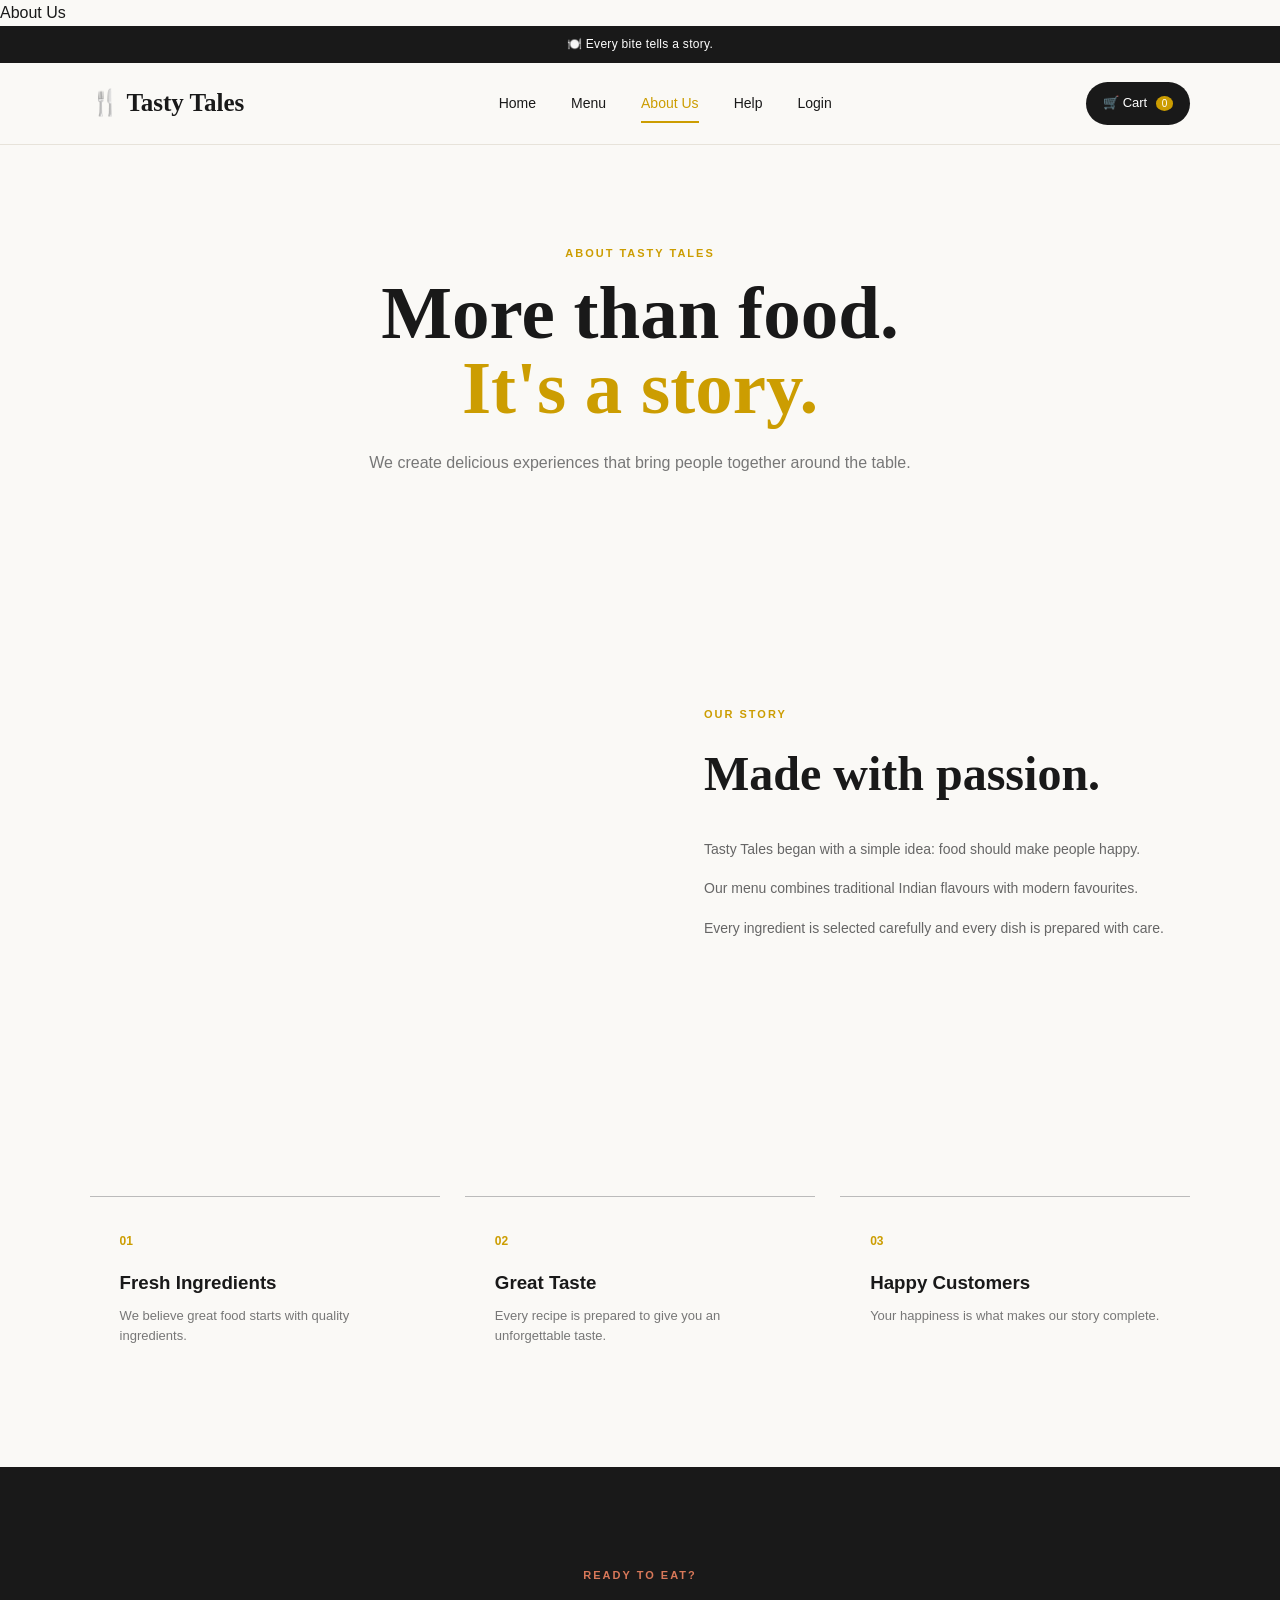
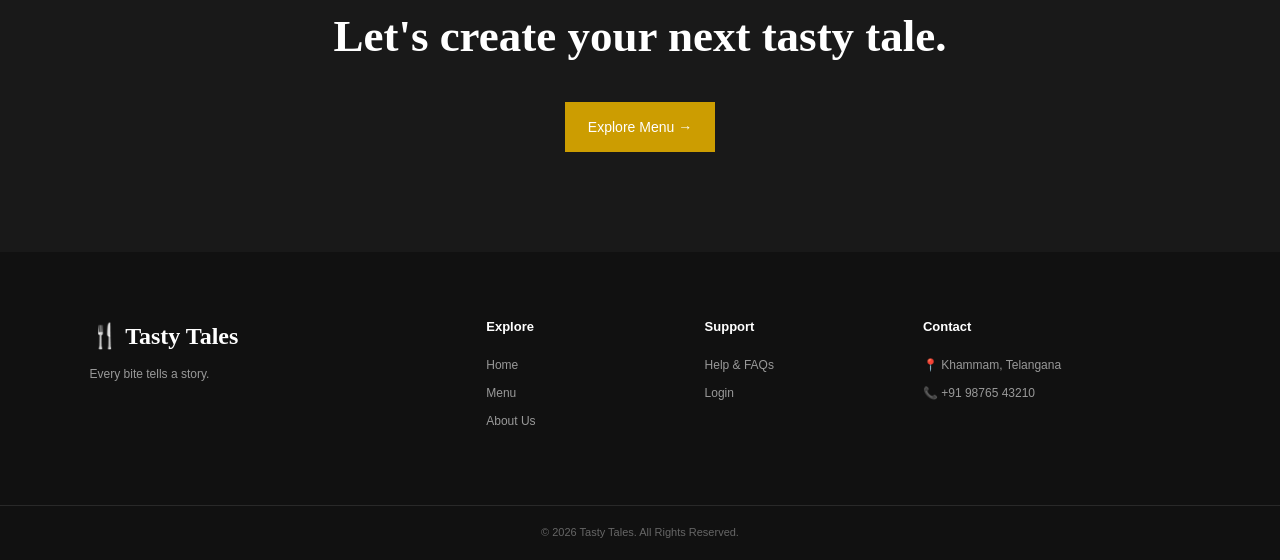
<file: about.html>
<!DOCTYPE html>
<html lang="en">
    <a href="about.html">About Us</a>

<head>

    <meta charset="UTF-8">

    <meta name="viewport"
          content="width=device-width, initial-scale=1.0">

    <title>About Us | Tasty Tales</title>

    <link rel="stylesheet" href="style.css">

</head>


<body>


<div class="top-bar">
    🍽️ Every bite tells a story.
</div>


<header class="navbar">

    <a href="index.html" class="logo">
        🍴 Tasty Tales
    </a>


    <nav>

        <a href="index.html">
            Home
        </a>

        <a href="menu.html">
            Menu
        </a>

        <a href="about.html" class="active">
            About Us
        </a>

        <a href="help.html">
            Help
        </a>

        <a href="login.html">
            Login
        </a>

    </nav>


    <a href="menu.html#cart" class="cart-button">
        🛒 Cart
        <span>0</span>
    </a>

</header>


<section class="about-page">

    <div class="about-hero">

        <p class="eyebrow">
            ABOUT TASTY TALES
        </p>

        <h1>
            More than food.
            <span>It's a story.</span>
        </h1>

        <p>
            We create delicious experiences that
            bring people together around the table.
        </p>

    </div>


    <div class="about-content-grid">

        <div class="about-large-image"></div>


        <div class="about-text">

            <p class="eyebrow">
                OUR STORY
            </p>

            <h2>
                Made with passion.
            </h2>

            <p>

                Tasty Tales began with a simple idea:
                food should make people happy.

            </p>

            <p>

                Our menu combines traditional Indian
                flavours with modern favourites.

            </p>

            <p>

                Every ingredient is selected carefully
                and every dish is prepared with care.

            </p>

        </div>

    </div>


    <div class="values">

        <div>

            <span>01</span>

            <h3>
                Fresh Ingredients
            </h3>

            <p>
                We believe great food starts
                with quality ingredients.
            </p>

        </div>


        <div>

            <span>02</span>

            <h3>
                Great Taste
            </h3>

            <p>
                Every recipe is prepared to
                give you an unforgettable taste.
            </p>

        </div>


        <div>

            <span>03</span>

            <h3>
                Happy Customers
            </h3>

            <p>
                Your happiness is what makes
                our story complete.
            </p>

        </div>

    </div>

</section>


<section class="cta">

    <p>
        READY TO EAT?
    </p>

    <h2>
        Let's create your next
        tasty tale.
    </h2>

    <a href="menu.html" class="primary-button">
        Explore Menu →
    </a>

</section>


<footer>

    <div class="footer-column brand">

        <h2>
            🍴 Tasty Tales
        </h2>

        <p>
            Every bite tells a story.
        </p>

    </div>


    <div class="footer-column">

        <h3>
            Explore
        </h3>

        <a href="index.html">Home</a>
        <a href="menu.html">Menu</a>
        <a href="about.html">About Us</a>

    </div>


    <div class="footer-column">

        <h3>
            Support
        </h3>

        <a href="help.html">Help & FAQs</a>
        <a href="login.html">Login</a>

    </div>


    <div class="footer-column">

        <h3>
            Contact
        </h3>

        <p>
            📍 Khammam, Telangana
        </p>

        <p>
            📞 +91 98765 43210
        </p>

    </div>

</footer>


<div class="copyright">
    © 2026 Tasty Tales. All Rights Reserved.
</div>


</body>
</html>
</file>
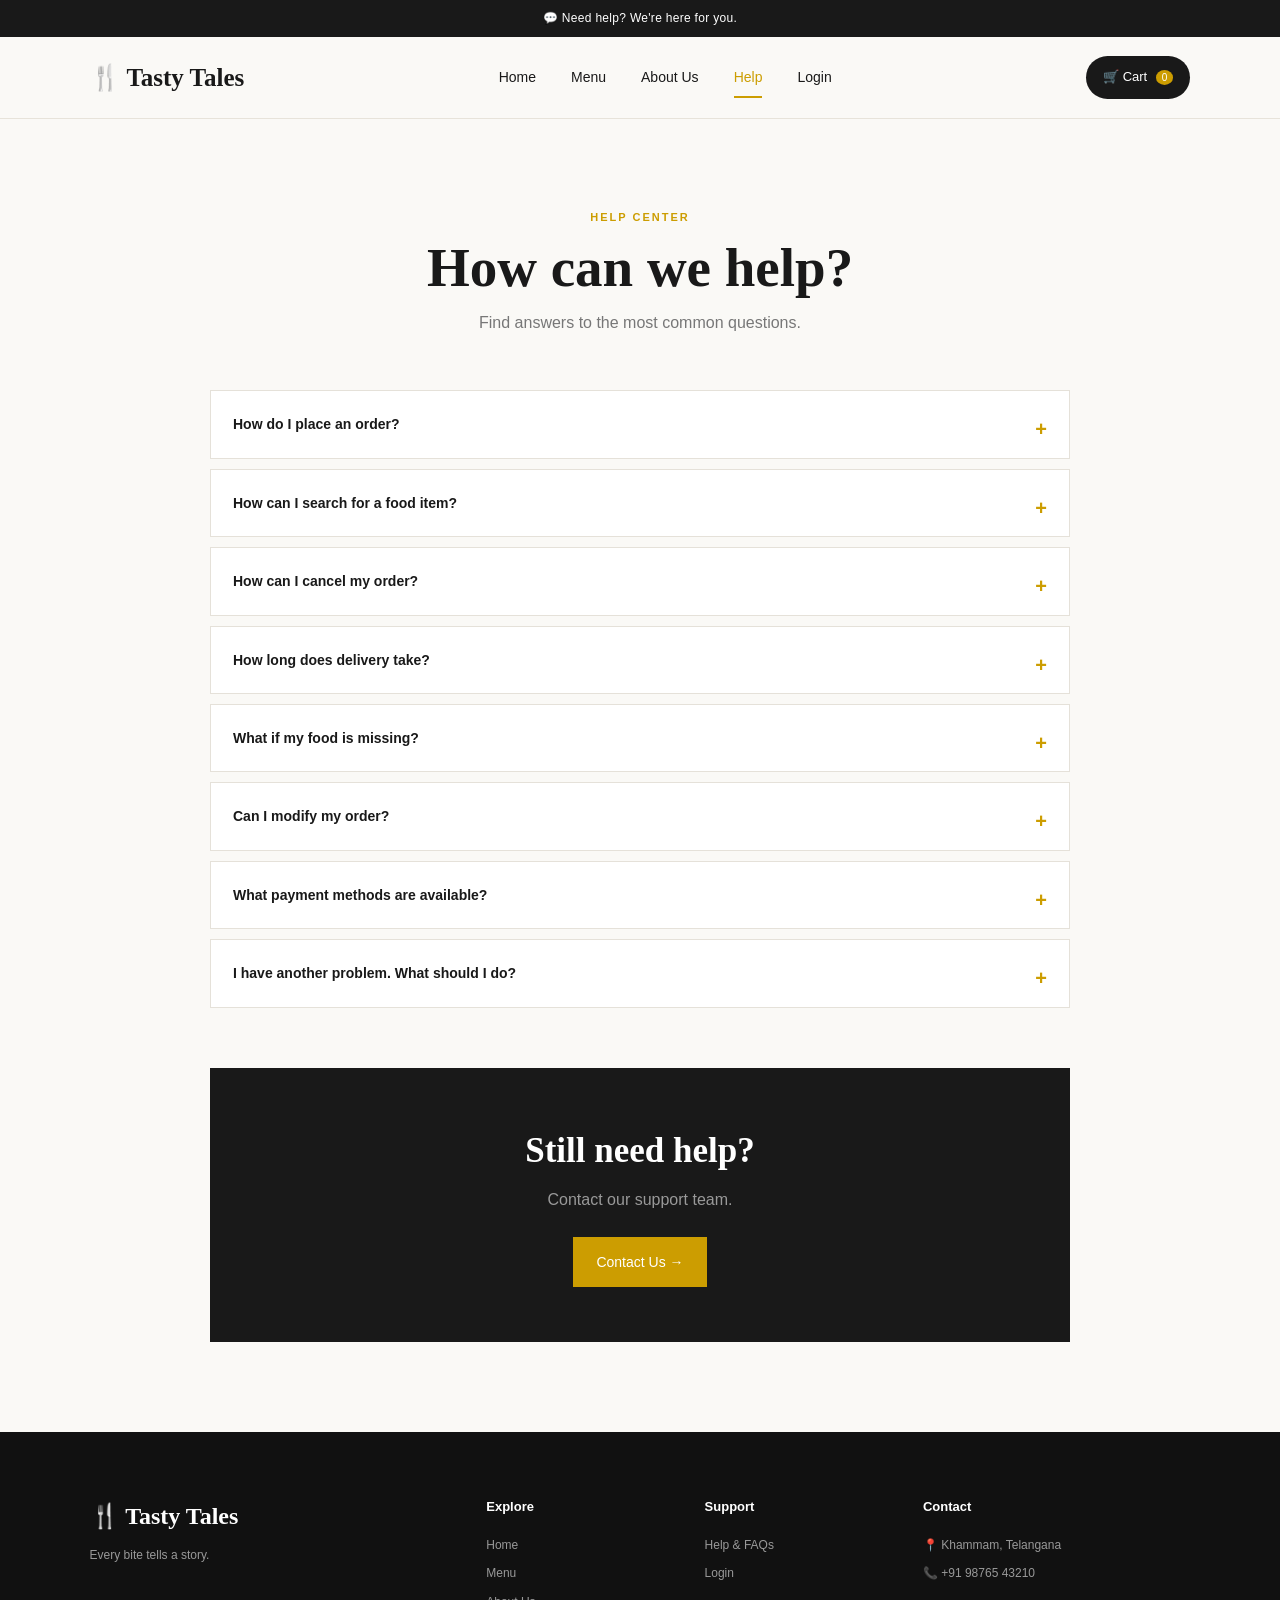
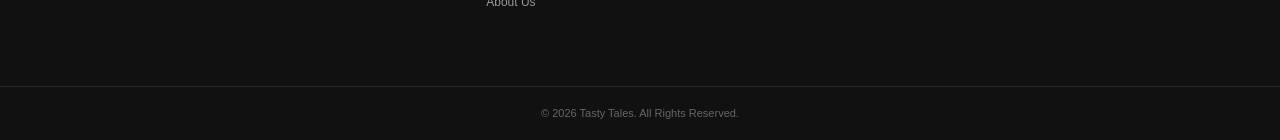
<file: help.html>
<!DOCTYPE html>
<html lang="en">

<head>

    <meta charset="UTF-8">

    <meta name="viewport"
          content="width=device-width, initial-scale=1.0">

    <title>Help & FAQs | Tasty Tales</title>

    <link rel="stylesheet" href="style.css">

</head>


<body>


<div class="top-bar">
    💬 Need help? We're here for you.
</div>


<header class="navbar">

    <a href="index.html" class="logo">
        🍴 Tasty Tales
    </a>


    <nav>

        <a href="index.html">
            Home
        </a>

        <a href="menu.html">
            Menu
        </a>

        <a href="about.html">
            About Us
        </a>

        <a href="help.html" class="active">
            Help
        </a>

        <a href="login.html">
            Login
        </a>

    </nav>


    <a href="menu.html#cart" class="cart-button">
        🛒 Cart
        <span>0</span>
    </a>

</header>


<section class="help-page">

    <div class="help-heading">

        <p class="eyebrow">
            HELP CENTER
        </p>

        <h1>
            How can we help?
        </h1>

        <p>
            Find answers to the most common questions.
        </p>

    </div>


    <div class="faq-container">


        <details>

            <summary>
                How do I place an order?
            </summary>

            <p>

                Go to the Menu page, select your
                favourite food and add it to your cart.
                You can then review your order and
                proceed to checkout.

            </p>

        </details>


        <details>

            <summary>
                How can I search for a food item?
            </summary>

            <p>

                Use the search box on the Home or Menu
                page to search for dishes such as
                Biryani, Pizza, Burger or Paneer.

            </p>

        </details>


        <details>

            <summary>
                How can I cancel my order?
            </summary>

            <p>

                If you need to cancel your order,
                please contact Tasty Tales support
                as soon as possible.

            </p>

        </details>


        <details>

            <summary>
                How long does delivery take?
            </summary>

            <p>

                Normal delivery generally takes
                approximately 30–45 minutes depending
                on your location and order.

            </p>

        </details>


        <details>

            <summary>
                What if my food is missing?
            </summary>

            <p>

                Contact our support team and provide
                your order details. Our team will help
                resolve the issue.

            </p>

        </details>


        <details>

            <summary>
                Can I modify my order?
            </summary>

            <p>

                Order modifications may be possible
                before your food enters preparation.
                Please contact us immediately.

            </p>

        </details>


        <details>

            <summary>
                What payment methods are available?
            </summary>

            <p>

                Depending on your restaurant setup,
                payment options can include UPI,
                debit cards, credit cards and cash.

            </p>

        </details>


        <details>

            <summary>
                I have another problem. What should I do?
            </summary>

            <p>

                Contact Tasty Tales support and explain
                your problem. Our team will help you
                as quickly as possible.

            </p>

        </details>

    </div>


    <div class="help-contact">

        <h2>
            Still need help?
        </h2>

        <p>
            Contact our support team.
        </p>

        <a href="mailto:tastytales@example.com"
           class="primary-button">

            Contact Us →

        </a>

    </div>

</section>


<footer>

    <div class="footer-column brand">

        <h2>
            🍴 Tasty Tales
        </h2>

        <p>
            Every bite tells a story.
        </p>

    </div>


    <div class="footer-column">

        <h3>
            Explore
        </h3>

        <a href="index.html">Home</a>
        <a href="menu.html">Menu</a>
        <a href="about.html">About Us</a>

    </div>


    <div class="footer-column">

        <h3>
            Support
        </h3>

        <a href="help.html">Help & FAQs</a>
        <a href="login.html">Login</a>

    </div>


    <div class="footer-column">

        <h3>
            Contact
        </h3>

        <p>
            📍 Khammam, Telangana
        </p>

        <p>
            📞 +91 98765 43210
        </p>

    </div>

</footer>


<div class="copyright">
    © 2026 Tasty Tales. All Rights Reserved.
</div>


</body>
</html>
</file>
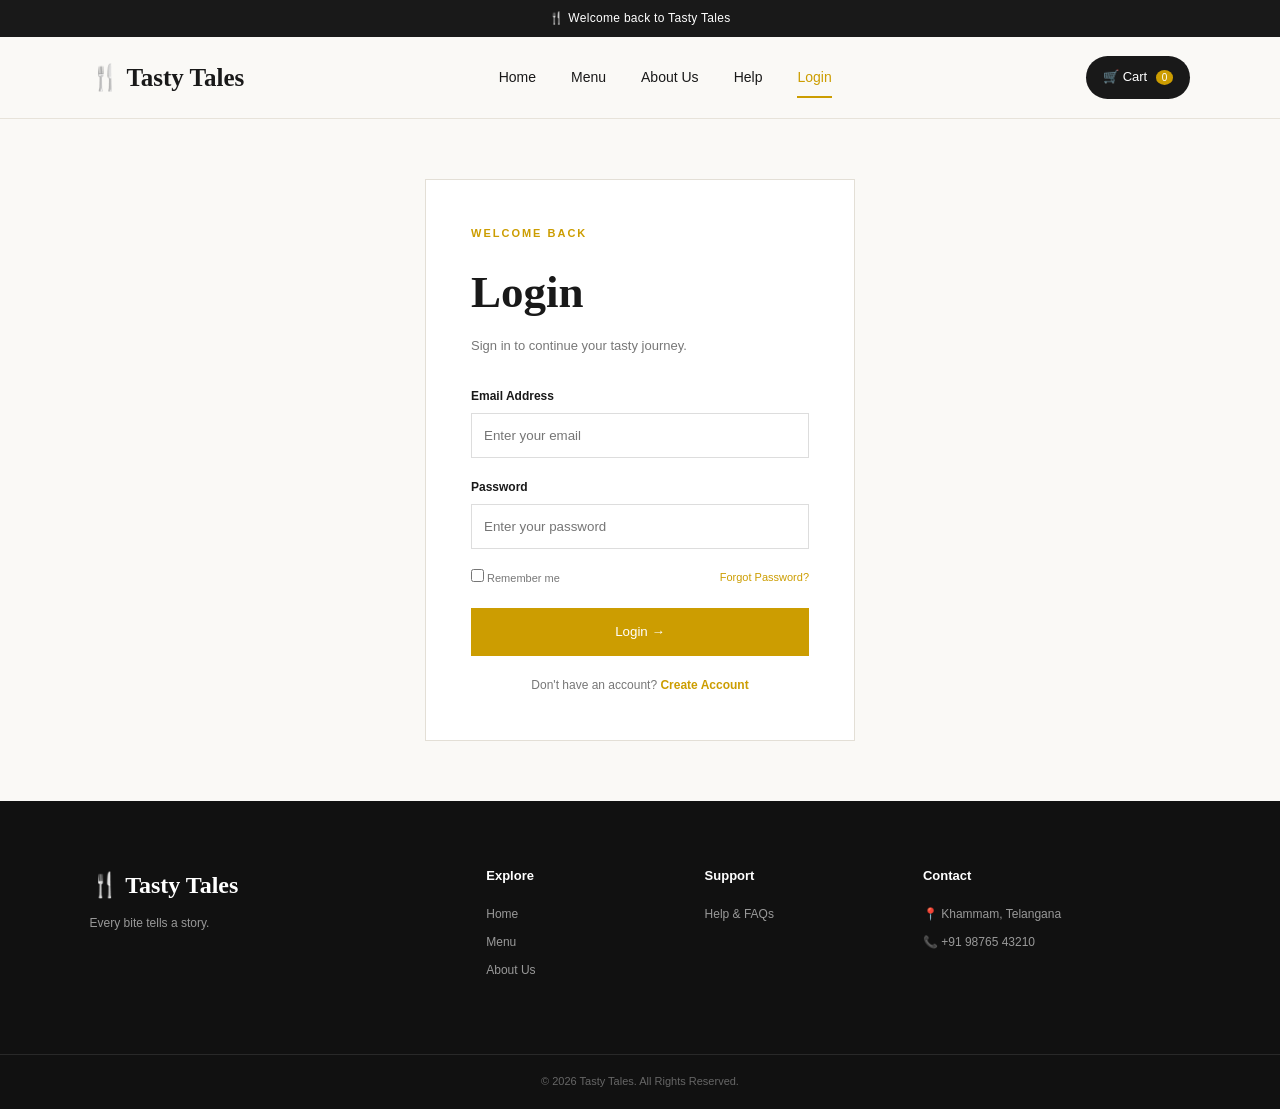
<file: login.html>
<!DOCTYPE html>
<html lang="en">

<head>

    <meta charset="UTF-8">

    <meta name="viewport"
          content="width=device-width, initial-scale=1.0">

    <title>Login | Tasty Tales</title>

    <link rel="stylesheet" href="style.css">

</head>


<body>


<div class="top-bar">
    🍴 Welcome back to Tasty Tales
</div>


<header class="navbar">

    <a href="index.html" class="logo">
        🍴 Tasty Tales
    </a>


    <nav>

        <a href="index.html">
            Home
        </a>

        <a href="menu.html">
            Menu
        </a>

        <a href="about.html">
            About Us
        </a>

        <a href="help.html">
            Help
        </a>

        <a href="login.html" class="active">
            Login
        </a>

    </nav>


    <a href="menu.html#cart" class="cart-button">
        🛒 Cart
        <span>0</span>
    </a>

</header>


<section class="login-page">

    <div class="login-box">

        <p class="eyebrow">
            WELCOME BACK
        </p>

        <h1>
            Login
        </h1>

        <p class="login-subtitle">
            Sign in to continue your tasty journey.
        </p>


        <form>

            <label>
                Email Address
            </label>

            <input
                type="email"
                placeholder="Enter your email"
                required
            >


            <label>
                Password
            </label>

            <input
                type="password"
                placeholder="Enter your password"
                required
            >


            <div class="remember">

                <label>

                    <input type="checkbox">

                    Remember me

                </label>

                <a href="#">
                    Forgot Password?
                </a>

            </div>


            <button type="submit"
                    class="login-button">

                Login →

            </button>

        </form>


        <p class="signup">
            Don't have an account?
            <a href="#">
                Create Account
            </a>
        </p>

    </div>

</section>


<footer>

    <div class="footer-column brand">

        <h2>
            🍴 Tasty Tales
        </h2>

        <p>
            Every bite tells a story.
        </p>

    </div>


    <div class="footer-column">

        <h3>
            Explore
        </h3>

        <a href="index.html">Home</a>
        <a href="menu.html">Menu</a>
        <a href="about.html">About Us</a>

    </div>


    <div class="footer-column">

        <h3>
            Support
        </h3>

        <a href="help.html">Help & FAQs</a>

    </div>


    <div class="footer-column">

        <h3>
            Contact
        </h3>

        <p>
            📍 Khammam, Telangana
        </p>

        <p>
            📞 +91 98765 43210
        </p>

    </div>

</footer>


<div class="copyright">
    © 2026 Tasty Tales. All Rights Reserved.
</div>


</body>
</html>
</file>
<file: style.css>
* {
    margin: 0;
    padding: 0;
    box-sizing: border-box;
}

html {
    scroll-behavior: smooth;
}

body {
    font-family: "DM Sans", sans-serif;
    background: #faf9f6;
    color: #191919;
    line-height: 1.6;
}

a {
    text-decoration: none;
    color: inherit;
}

img {
    max-width: 100%;
    display: block;
}

button,
input {
    font-family: inherit;
}

/* =========================================
   TOP BAR
========================================= */

.top-bar {
    background: #191919;
    color: white;
    text-align: center;
    padding: 9px 15px;
    font-size: 12px;
    letter-spacing: .3px;
}

/* =========================================
   NAVBAR
========================================= */

.navbar {
    height: 82px;
    padding: 0 7%;
    display: flex;
    align-items: center;
    justify-content: space-between;
    background: #faf9f6;
    border-bottom: 1px solid #e7e3da;
    position: sticky;
    top: 0;
    z-index: 100;
}

.logo {
    font-family: "Playfair Display", serif;
    font-size: 25px;
    font-weight: 700;
    display: flex;
    align-items: center;
    gap: 8px;
}

.navbar nav {
    display: flex;
    align-items: center;
    gap: 35px;
}

.navbar nav a {
    font-size: 14px;
    font-weight: 500;
    position: relative;
}

.navbar nav a:hover,
.navbar nav a.active {
    color: #cc9d01;
}

.navbar nav a.active::after {
    content: "";
    position: absolute;
    height: 2px;
    width: 100%;
    bottom: -9px;
    left: 0;
    background: #cc9d01;
}

.cart-button {
    background: #191919;
    color: white;
    padding: 11px 17px;
    border-radius: 30px;
    font-size: 13px;
}

.cart-button span {
    background: #cc9d01;
    border-radius: 50%;
    padding: 2px 6px;
    margin-left: 5px;
    font-size: 10px;
}

/* =========================================
   GENERAL BUTTONS
========================================= */

.primary-button {
    display: inline-block;
    background: #cc9d01;
    color: white;
    padding: 14px 23px;
    font-size: 14px;
    transition: .25s;
}

.primary-button:hover {
    background: #cc9d01;
    transform: translateY(-2px);
}

.outline-button {
    display: inline-block;
    border: 1px solid #cfcac0;
    padding: 14px 23px;
    font-size: 14px;
}

.outline-button:hover {
    border-color: #cc9d01;
}

/* =========================================
   HERO
========================================= */

.hero {
    min-height: 650px;
    padding: 70px 7%;
    display: grid;
    grid-template-columns: 1fr 1fr;
    gap: 70px;
}

.hero-content {
    display: flex;
    flex-direction: column;
    justify-content: center;
}

.eyebrow {
    color: #cc9d01;
    font-size: 11px;
    letter-spacing: 2px;
    font-weight: 700;
    margin-bottom: 13px;
}

.hero h1 {
    font-family: "Playfair Display", serif;
    font-size: clamp(55px, 6vw, 85px);
    line-height: .98;
    max-width: 600px;
}

.hero h1 span {
    display: block;
    color: #cc9d01;
}

.hero-description {
    max-width: 500px;
    color: #666;
    font-size: 16px;
    margin: 30px 0;
}

.hero-buttons {
    display: flex;
    gap: 12px;
    flex-wrap: wrap;
}

.hero-photo {
    min-height: 520px;
    background:
        url("https://images.unsplash.com/photo-1517248135467-4c7edcad34c4?auto=format&fit=crop&w=1200&q=85")
        center / cover;
    position: relative;
}

.rating-card {
    position: absolute;
    bottom: 25px;
    left: -25px;
    background: white;
    padding: 16px 22px;
    box-shadow: 0 12px 40px rgba(0,0,0,.15);
    font-weight: 700;
}

.rating-card small {
    display: block;
    color: #777;
    font-weight: 400;
    font-size: 11px;
}

/* =========================================
   SEARCH
========================================= */

.search-section {
    padding: 15px 7% 65px;
}

.search-container {
    max-width: 850px;
    height: 58px;
    margin: auto;
    background: white;
    border: 1px solid #dedad1;
    border-radius: 40px;
    display: flex;
    align-items: center;
    padding-left: 22px;
    overflow: hidden;
}

.search-container span {
    font-size: 18px;
}

.search-container input {
    flex: 1;
    height: 100%;
    border: 0;
    outline: 0;
    padding: 0 15px;
    background: transparent;
    font-size: 14px;
}

.search-container a {
    height: 100%;
    display: flex;
    align-items: center;
    padding: 0 25px;
    background: #191919;
    color: white;
    font-size: 13px;
}

.search-section > p {
    text-align: center;
    color: #999;
    font-size: 11px;
    margin-top: 10px;
}

/* =========================================
   SECTION
========================================= */

.section {
    padding: 85px 7%;
}

.section-title {
    margin-bottom: 40px;
}

.section-title h2,
.section-title h1 {
    font-family: "Playfair Display", serif;
    font-size: 43px;
    line-height: 1.1;
}

.section-title-row {
    display: flex;
    justify-content: space-between;
    align-items: end;
    margin-bottom: 40px;
}

.view-all {
    color: #cc9d01;
    font-size: 13px;
    font-weight: 600;
}

/* =========================================
   CATEGORY
========================================= */

.category-grid {
    display: grid;
    grid-template-columns: repeat(4, 1fr);
    gap: 18px;
}

.category-card {
    background: white;
    border: 1px solid #e7e3db;
    padding: 35px 20px;
    text-align: center;
    transition: .3s;
}

.category-card:hover {
    transform: translateY(-5px);
    box-shadow: 0 15px 35px rgba(0,0,0,.07);
}

.category-icon {
    font-size: 40px;
    margin-bottom: 12px;
}

.category-card h3 {
    font-size: 16px;
}

.category-card p {
    color: #888;
    font-size: 12px;
}

/* =========================================
   POPULAR
========================================= */

.popular {
    background: #f1eee7;
}

.food-grid {
    display: grid;
    grid-template-columns: repeat(4, 1fr);
    gap: 20px;
}

.food-card {
    background: white;
    overflow: hidden;
    transition: .3s;
}

.food-card:hover {
    transform: translateY(-5px);
    box-shadow: 0 15px 40px rgba(0,0,0,.09);
}

.food-image {
    height: 235px;
    position: relative;
    overflow: hidden;
}

.food-image img {
    width: 100%;
    height: 100%;
    object-fit: cover;
    transition: .5s;
}

.food-card:hover .food-image img {
    transform: scale(1.05);
}

.veg,
.nonveg {
    position: absolute;
    top: 14px;
    left: 14px;
    background: white;
    padding: 4px 8px;
    font-size: 9px;
    font-weight: 700;
}

.veg {
    color: #18813b;
}

.nonveg {
    color: #b93434;
}

.food-details {
    padding: 19px;
}

.food-name {
    display: flex;
    justify-content: space-between;
    gap: 10px;
}

.food-name h3 {
    font-size: 16px;
}

.food-name strong {
    color: #cc9d01;
}

.food-details p {
    color: #777;
    font-size: 12px;
    margin: 8px 0 17px;
}

.add-cart {
    display: block;
    border: 1px solid #cc9d01;
    color: #cc9d01;
    text-align: center;
    padding: 9px;
    font-size: 12px;
}

.add-cart:hover {
    background: #cc9d01;
    color: white;
}

/* =========================================
   STORY
========================================= */

.story {
    display: grid;
    grid-template-columns: 1fr 1fr;
    min-height: 570px;
}

.story-image {
    background:
        url("https://images.unsplash.com/photo-1555396273-367ea4eb4db5?auto=format&fit=crop&w=1200&q=85")
        center / cover;
}

.story-content {
    padding: 80px 10%;
    display: flex;
    justify-content: center;
    flex-direction: column;
}

.story-content h2 {
    font-family: "Playfair Display", serif;
    font-size: 50px;
    line-height: 1.05;
    margin-bottom: 25px;
}

.story-content p:not(.eyebrow) {
    color: #666;
    font-size: 14px;
    margin-bottom: 15px;
}

/* =========================================
   CART
========================================= */

.cart-section {
    padding: 90px 7%;
}

.cart-container {
    max-width: 900px;
    margin: auto;
}

.cart-box {
    background: white;
    border: 1px solid #e5e1d8;
}

.cart-empty {
    text-align: center;
    padding: 70px 20px;
}

.cart-empty > div {
    font-size: 45px;
    margin-bottom: 15px;
}

.cart-empty h3 {
    font-size: 18px;
    margin-bottom: 5px;
}

.cart-empty p {
    color: #888;
    font-size: 13px;
    margin-bottom: 25px;
}

/* =========================================
   CTA
========================================= */

.cta {
    background: #191919;
    color: white;
    text-align: center;
    padding: 100px 20px;
}

.cta > p {
    color: #d87859;
    font-size: 11px;
    letter-spacing: 2px;
    font-weight: 700;
}

.cta h2 {
    font-family: "Playfair Display", serif;
    font-size: 45px;
    max-width: 650px;
    margin: 15px auto 30px;
}

/* =========================================
   FOOTER
========================================= */

footer {
    background: #111;
    color: white;
    padding: 65px 7%;
    display: grid;
    grid-template-columns: 2fr 1fr 1fr 1.5fr;
    gap: 40px;
}

.footer-column h2 {
    font-family: "Playfair Display", serif;
    margin-bottom: 10px;
}

.footer-column h3 {
    font-size: 13px;
    margin-bottom: 18px;
}

.footer-column a,
.footer-column p {
    display: block;
    color: #999;
    font-size: 12px;
    margin-bottom: 9px;
}

.footer-column a:hover {
    color: white;
}

.copyright {
    background: #111;
    border-top: 1px solid #292929;
    text-align: center;
    color: #666;
    font-size: 11px;
    padding: 18px;
}

/* =========================================
   MENU HEADER
========================================= */

.menu-header {
    text-align: center;
    padding: 85px 20px 45px;
}

.menu-header h1 {
    font-family: "Playfair Display", serif;
    font-size: 58px;
    margin-bottom: 10px;
}

.menu-header > p:last-child {
    color: #777;
}

.menu-search {
    padding-top: 0;
}

.menu-section {
    padding-top: 50px;
}

.nonveg-section {
    background: #f1eee7;
}

/* =========================================
   ABOUT PAGE
========================================= */

.about-page {
    padding-bottom: 0;
}

.about-hero {
    text-align: center;
    padding: 100px 20px 80px;
}

.about-hero h1 {
    font-family: "Playfair Display", serif;
    font-size: clamp(48px, 6vw, 75px);
    line-height: 1;
    max-width: 800px;
    margin: auto;
}

.about-hero h1 span {
    display: block;
    color: #cc9d01;
}

.about-hero > p:last-child {
    color: #777;
    margin-top: 25px;
}

.about-content-grid {
    display: grid;
    grid-template-columns: 1fr 1fr;
}

.about-large-image {
    min-height: 550px;
    background:
        url("https://images.unsplash.com/photo-1515003197210-e0cd71810b5f?auto=format&fit=crop&w=1200&q=85")
        center / cover;
}

.about-text {
    padding: 80px 10%;
    display: flex;
    flex-direction: column;
    justify-content: center;
}

.about-text h2 {
    font-family: "Playfair Display", serif;
    font-size: 48px;
    margin-bottom: 25px;
}

.about-text p:not(.eyebrow) {
    color: #666;
    font-size: 14px;
    margin-bottom: 17px;
}

.values {
    padding: 90px 7%;
    display: grid;
    grid-template-columns: repeat(3, 1fr);
    gap: 25px;
}

.values > div {
    padding: 30px;
    border-top: 1px solid #bbb;
}

.values span {
    color: #cc9d01;
    font-weight: 700;
    font-size: 12px;
}

.values h3 {
    margin: 15px 0 8px;
}

.values p {
    color: #777;
    font-size: 13px;
}

/* =========================================
   LOGIN
========================================= */

.login-page {
    min-height: 650px;
    display: flex;
    align-items: center;
    justify-content: center;
    padding: 60px 20px;
}

.login-box {
    width: 100%;
    max-width: 430px;
    background: white;
    padding: 45px;
    border: 1px solid #e3dfd6;
}

.login-box h1 {
    font-family: "Playfair Display", serif;
    font-size: 45px;
}

.login-subtitle {
    color: #777;
    font-size: 13px;
    margin: 8px 0 30px;
}

.login-box form > label {
    display: block;
    font-size: 12px;
    font-weight: 600;
    margin-bottom: 7px;
}

.login-box form input[type="email"],
.login-box form input[type="password"] {
    width: 100%;
    height: 45px;
    padding: 10px 12px;
    border: 1px solid #ddd;
    outline: none;
    margin-bottom: 20px;
}

.login-box form input:focus {
    border-color: #cc9d01;
}

.remember {
    display: flex;
    justify-content: space-between;
    align-items: center;
    font-size: 11px;
    margin-bottom: 20px;
}

.remember label {
    color: #777;
}

.remember a {
    color: #cc9d01;
}

.login-button {
    width: 100%;
    height: 48px;
    border: 0;
    background: #cc9d01;
    color: white;
    cursor: pointer;
}

.signup {
    text-align: center;
    color: #777;
    font-size: 12px;
    margin-top: 20px;
}

.signup a {
    color: #cc9d01;
    font-weight: 600;
}

/* =========================================
   HELP
========================================= */

.help-page {
    max-width: 900px;
    margin: auto;
    padding: 90px 20px;
}

.help-heading {
    text-align: center;
    margin-bottom: 55px;
}

.help-heading h1 {
    font-family: "Playfair Display", serif;
    font-size: 55px;
    line-height: 1;
}

.help-heading > p:last-child {
    color: #777;
    margin-top: 15px;
}

.faq-container details {
    background: white;
    border: 1px solid #e5e1d9;
    margin-bottom: 10px;
}

.faq-container summary {
    list-style: none;
    cursor: pointer;
    padding: 22px;
    font-weight: 600;
    font-size: 14px;
    position: relative;
    padding-right: 55px;
}

.faq-container summary::-webkit-details-marker {
    display: none;
}

.faq-container summary::after {
    content: "+";
    position: absolute;
    right: 22px;
    font-size: 20px;
    color: #cc9d01;
}

.faq-container details[open] summary::after {
    content: "−";
}

.faq-container details p {
    color: #777;
    font-size: 13px;
    padding: 0 22px 22px;
    line-height: 1.7;
}

.help-contact {
    margin-top: 60px;
    padding: 55px 20px;
    background: #191919;
    color: white;
    text-align: center;
}

.help-contact h2 {
    font-family: "Playfair Display", serif;
    font-size: 35px;
}

.help-contact p {
    color: #999;
    margin: 8px 0 25px;
}

/* =========================================
   TABLET
========================================= */

@media(max-width: 1000px) {

    .food-grid {
        grid-template-columns: repeat(2, 1fr);
    }

    .category-grid {
        grid-template-columns: repeat(2, 1fr);
    }

    footer {
        grid-template-columns: repeat(2, 1fr);
    }
}

/* =========================================
   MOBILE
========================================= */

@media(max-width: 768px) {

    .navbar {
        height: auto;
        min-height: 70px;
        padding: 15px 5%;
        flex-wrap: wrap;
        gap: 15px;
    }

    .navbar nav {
        order: 3;
        width: 100%;
        justify-content: center;
        gap: 18px;
        flex-wrap: wrap;
    }

    .navbar nav a {
        font-size: 12px;
    }

    .cart-button {
        font-size: 11px;
    }

    .hero {
        grid-template-columns: 1fr;
        padding: 55px 5%;
    }

    .hero-photo {
        min-height: 400px;
    }

    .rating-card {
        left: 15px;
    }

    .section {
        padding: 60px 5%;
    }

    .category-grid {
        grid-template-columns: 1fr 1fr;
    }

    .story {
        grid-template-columns: 1fr;
    }

    .story-image {
        min-height: 400px;
    }

    .story-content {
        padding: 60px 8%;
    }

    .about-content-grid {
        grid-template-columns: 1fr;
    }

    .about-large-image {
        min-height: 400px;
    }

    .values {
        grid-template-columns: 1fr;
        padding: 60px 7%;
    }
}

/* =========================================
   SMALL MOBILE
========================================= */

@media(max-width: 500px) {

    .logo {
        font-size: 20px;
    }

    .navbar nav {
        gap: 12px;
    }

    .navbar nav a {
        font-size: 11px;
    }

    .hero h1 {
        font-size: 48px;
    }

    .hero-description {
        font-size: 14px;
    }

    .hero-photo {
        min-height: 330px;
    }

    .category-grid,
    .food-grid {
        grid-template-columns: 1fr;
    }

    .section-title h2 {
        font-size: 35px;
    }

    .section-title-row {
        display: block;
    }

    .view-all {
        display: inline-block;
        margin-top: 12px;
    }

    .food-image {
        height: 260px;
    }

    .story-content h2 {
        font-size: 40px;
    }

    .cta h2 {
        font-size: 34px;
    }

    footer {
        grid-template-columns: 1fr;
        padding: 55px 8%;
    }

    .menu-header h1 {
        font-size: 43px;
    }

    .about-hero h1 {
        font-size: 45px;
    }

    .about-text h2 {
        font-size: 40px;
    }

    .login-box {
        padding: 30px 22px;
    }

    .help-heading h1 {
        font-size: 42px;
    }

    .search-container a {
        padding: 0 15px;
    }
}
</file>
